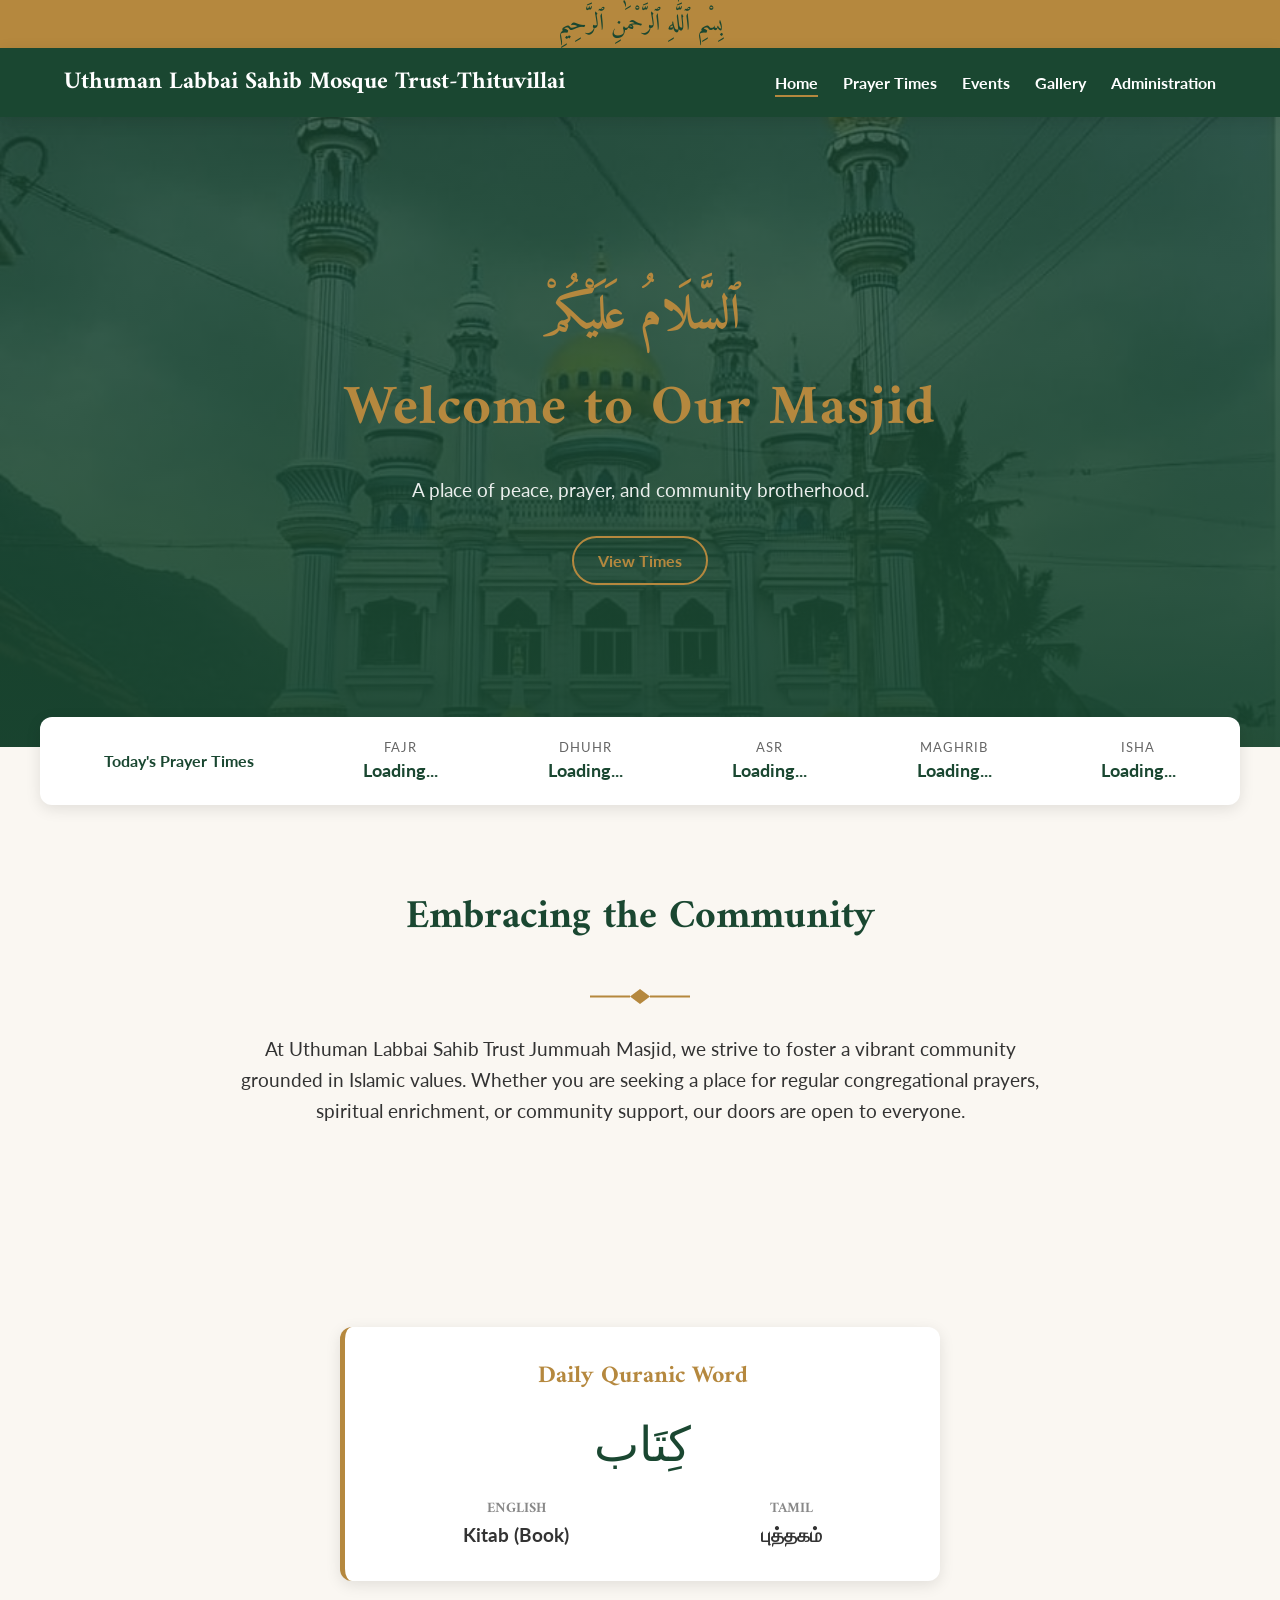
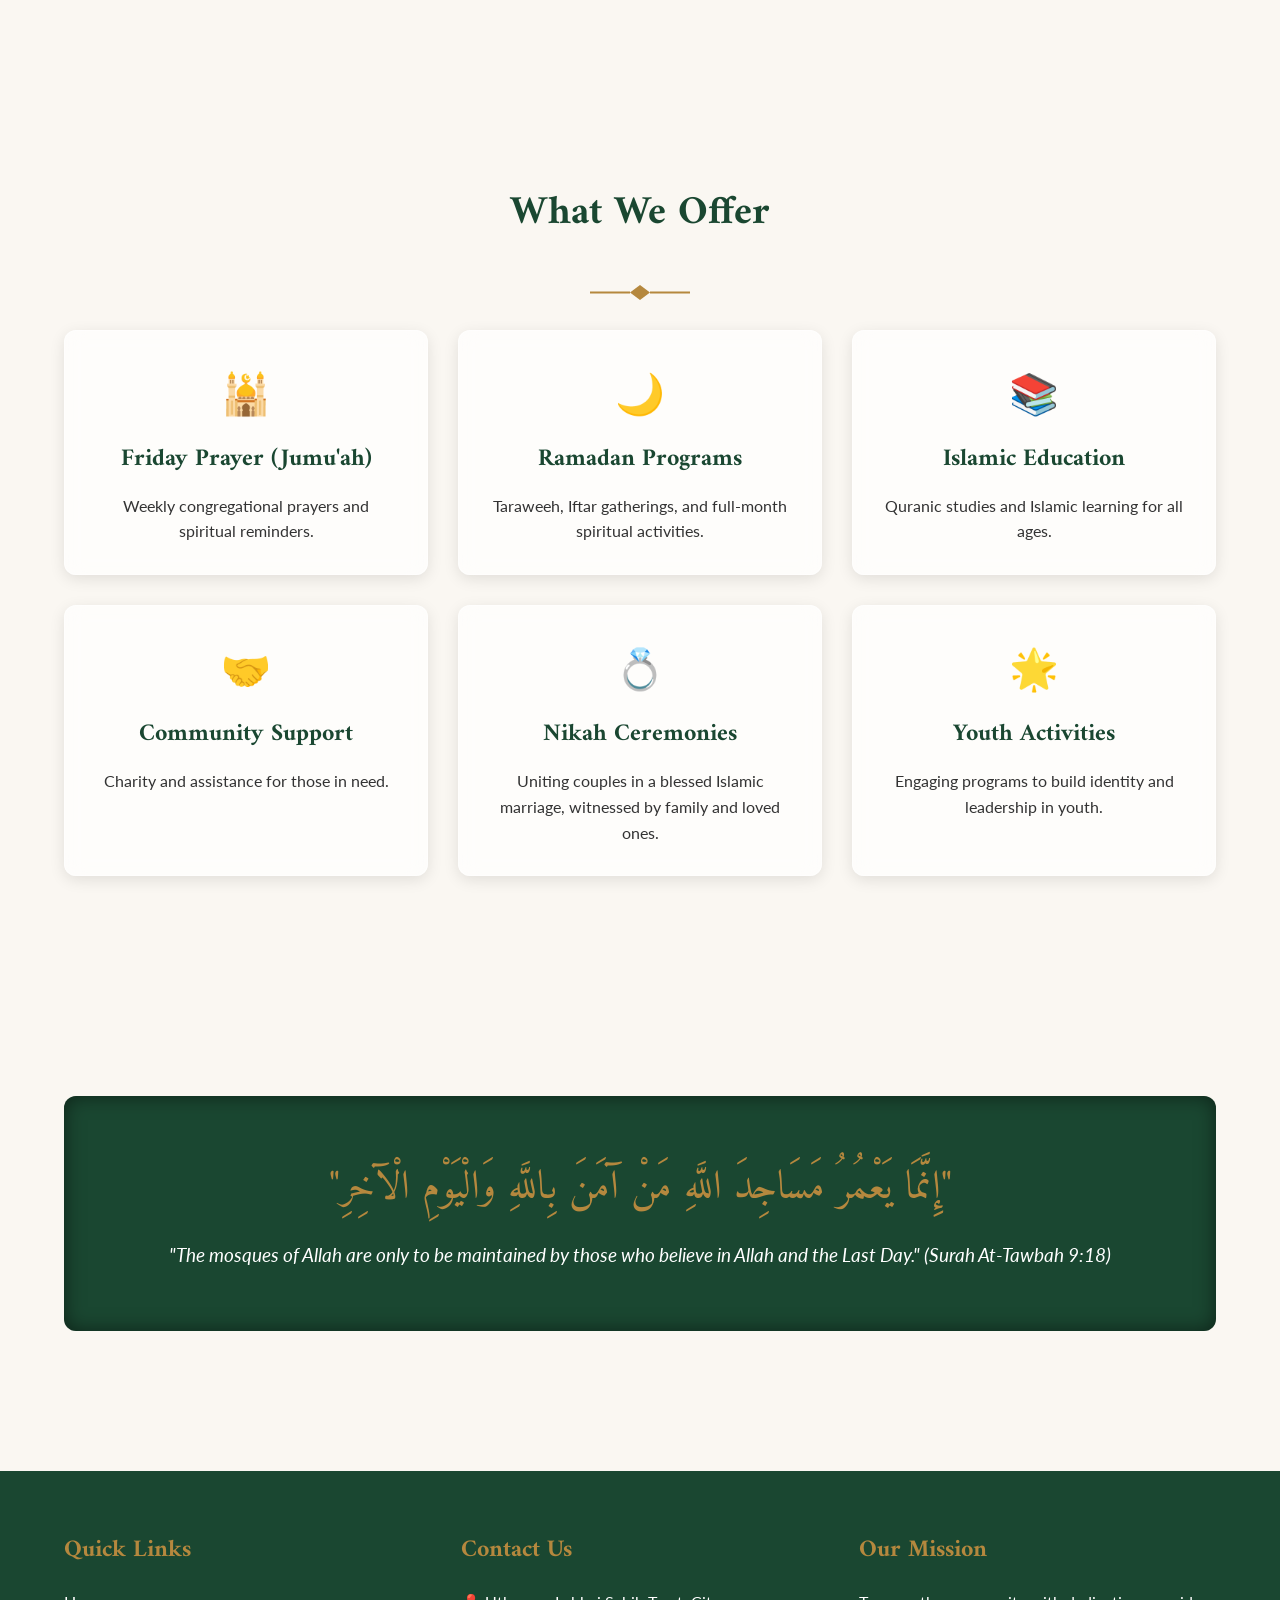
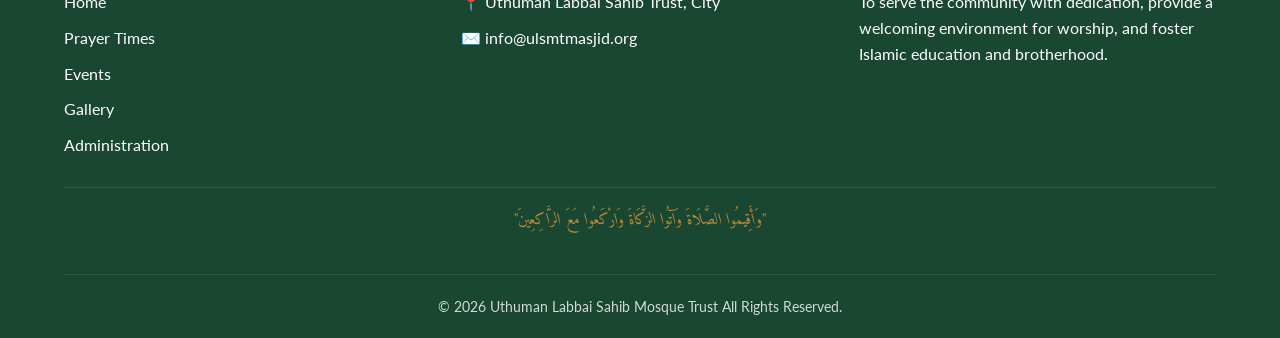
<file: index.html>
<!DOCTYPE html>
<html lang="en">
<head>
    <meta charset="UTF-8">
    <meta name="viewport" content="width=device-width, initial-scale=1.0">
    <title>Home - Uthuman Labbai Sahib Mosque Trust Jummuah Masjid Thituvillai</title>
    <meta name="description" content="Welcome to the Uthuman Labbai Sahib Trust Jummuah Masjid. Join us for prayers, events, and community support in a welcoming Islamic environment.">
    <link rel="stylesheet" href="assets/css/style.css">
</head>
<body>
    <div class="bismillah-banner arabic">بِسْمِ ٱللَّٰهِ ٱلرَّحْمَٰنِ ٱلرَّحِيمِ</div>
    <header>
        <nav class="navbar">
            <a href="index.html" class="logo-area">
                <h1>Uthuman Labbai Sahib Mosque Trust-Thituvillai</h1>
            </a>
            <div class="hamburger" id="hamburger">☰</div>
            <ul class="nav-links" id="nav-links">
                <li><a href="index.html" class="active">Home</a></li>
                <li><a href="prayer-times.html">Prayer Times</a></li>
                <li><a href="events.html">Events</a></li>
                <li><a href="gallery.html">Gallery</a></li>
                <li><a href="administration.html">Administration</a></li>
            </ul>
        </nav>
    </header>

    <section class="hero" id="home">
        <div class="hero-content">
            <h2 class="arabic-greeting arabic">ٱلسَّلَامُ عَلَيْكُمْ</h2>
            <h1 class="hero-title text-gold">Welcome to Our Masjid</h1>
            <p class="hero-subtitle">A place of peace, prayer, and community brotherhood.</p>
            <div class="hero-buttons">
                <a href="prayer-times.html" class="btn btn-outline">View Times</a>
            </div>
        </div>
    </section>

    <!-- Prayer Strip -->
 <div class="prayer-strip">
    <div class="strip-label">Today's Prayer Times</div>

    <div class="prayer-time-item">
        <span>Fajr</span>
        <strong class="fajr">Loading...</strong>
    </div>

    <div class="prayer-time-item">
        <span>Dhuhr</span>
        <strong class="dhuhr">Loading...</strong>
    </div>

    <div class="prayer-time-item">
        <span>Asr</span>
        <strong class="asr">Loading...</strong>
    </div>

    <div class="prayer-time-item">
        <span>Maghrib</span>
        <strong class="maghrib">Loading...</strong>
    </div>

    <div class="prayer-time-item">
        <span>Isha</span>
        <strong class="isha">Loading...</strong>
    </div>
</div>

    <!-- Welcome Prose -->
    <section>
        <h2 class="section-title">Embracing the Community</h2>
        <div class="ornamental-divider"></div>
        <p class="welcome-prose">
            At Uthuman Labbai Sahib Trust Jummuah Masjid, we strive to foster a vibrant community grounded in Islamic values. Whether you are seeking a place for regular congregational prayers, spiritual enrichment, or community support, our doors are open to everyone.
        </p>
    </section>

    <!-- 30 Days of Quran Words Widget -->
    <section>
        <div class="quran-widget">
            <h2 class="text-gold arabic" style="margin-bottom: 10px;">Daily Quranic Word</h2>
            <div class="word-arabic" id="word-arabic">...</div>
            <div class="word-details">
                <div class="lang-item">
                    <h4>English</h4>
                    <p id="word-english">...</p>
                </div>
                <div class="lang-item">
                    <h4>Tamil</h4>
                    <p id="word-tamil">...</p>
                </div>
            </div>
        </div>
    </section>

    <!-- What We Offer -->
    <section>
        <h2 class="section-title">What We Offer</h2>
        <div class="ornamental-divider"></div>
        <div class="grid-cards">
            <div class="glass-card">
                <div class="icon">🕌</div>
                <h3>Friday Prayer (Jumu'ah)</h3>
                <p>Weekly congregational prayers and spiritual reminders.</p>
            </div>
            <div class="glass-card">
                <div class="icon">🌙</div>
                <h3>Ramadan Programs</h3>
                <p>Taraweeh, Iftar gatherings, and full-month spiritual activities.</p>
            </div>
            <div class="glass-card">
                <div class="icon">📚</div>
                <h3>Islamic Education</h3>
                <p>Quranic studies and Islamic learning for all ages.</p>
            </div>
            <div class="glass-card">
                <div class="icon">🤝</div>
                <h3>Community Support</h3>
                <p>Charity and assistance for those in need.</p>
            </div>
            <div class="glass-card">
                <div class="icon">💍</div>
                <h3>Nikah Ceremonies</h3>
                <p>Uniting couples in a blessed Islamic marriage, witnessed by family and loved ones.</p>
            </div>
            <div class="glass-card">
                <div class="icon">🌟</div>
                <h3>Youth Activities</h3>
                <p>Engaging programs to build identity and leadership in youth.</p>
            </div>
        </div>
    </section>

    <!-- Quranic Banner -->
    <section>
        <div class="quran-banner">
            <div class="arabic-verse arabic">"إِنَّمَا يَعْمُرُ مَسَاجِدَ اللَّهِ مَنْ آمَنَ بِاللَّهِ وَالْيَوْمِ الْآخِرِ"</div>
            <p class="translation">"The mosques of Allah are only to be maintained by those who believe in Allah and the Last Day." (Surah At-Tawbah 9:18)</p>
        </div>
    </section>

    <footer>
        <div class="footer-grid">
            <div class="footer-section">
                <h3>Quick Links</h3>
                <ul>
                    <li><a href="index.html">Home</a></li>
                    <li><a href="prayer-times.html">Prayer Times</a></li>
                    <li><a href="events.html">Events</a></li>
                    <li><a href="gallery.html">Gallery</a></li>
                    <li><a href="administration.html">Administration</a></li>
                </ul>
            </div>
            <div class="footer-section">
                <h3>Contact Us</h3>
                <ul>
                    <li>📍 Uthuman Labbai Sahib Trust, City</li>
            
                    <li>✉️ info@ulsmtmasjid.org</li>
                </ul>
            </div>
            <div class="footer-section">
                <h3>Our Mission</h3>
                <p>To serve the community with dedication, provide a welcoming environment for worship, and foster Islamic education and brotherhood.</p>
            </div>
        </div>
        <div class="footer-quote arabic">
            "وَأَقِيمُوا الصَّلَاةَ وَآتُوا الزَّكَاةَ وَارْكَعُوا مَعَ الرَّاكِعِينَ"
        </div>
        <div class="footer-bottom">
            <p>&copy; 2026 Uthuman Labbai Sahib Mosque Trust  All Rights Reserved.</p>
        </div>
    </footer>

<script>
async function loadPrayerTimes() {
    try {
        const response = await fetch("https://api.aladhan.com/v1/timingsByCity?city=Nagercoil&country=India&method=1");
        const data = await response.json();

        const timings = data.data.timings;

        // 🔥 Convert 24h → 12h format
        const formatTime = (time) => {
            let [hour, minute] = time.split(":");
            hour = parseInt(hour);

            const ampm = hour >= 12 ? "PM" : "AM";
            hour = hour % 12 || 12;

            return `${hour}:${minute} ${ampm}`;
        };

        // 🔥 Safe setter
        const setTime = (cls, value) => {
            const el = document.querySelector("." + cls);
            if (el) {
                el.innerText = formatTime(value);
            }
        };

        setTime("fajr", timings.Fajr);
        setTime("dhuhr", timings.Dhuhr);
        setTime("asr", timings.Asr);
        setTime("maghrib", timings.Maghrib);
        setTime("isha", timings.Isha);

        console.log("Prayer times loaded ✅");

    } catch (error) {
        console.error("Error fetching prayer times:", error);
    }
}

loadPrayerTimes();
</script>

    <script src="assets/js/script.js"></script>
</body>
</html>
</file>
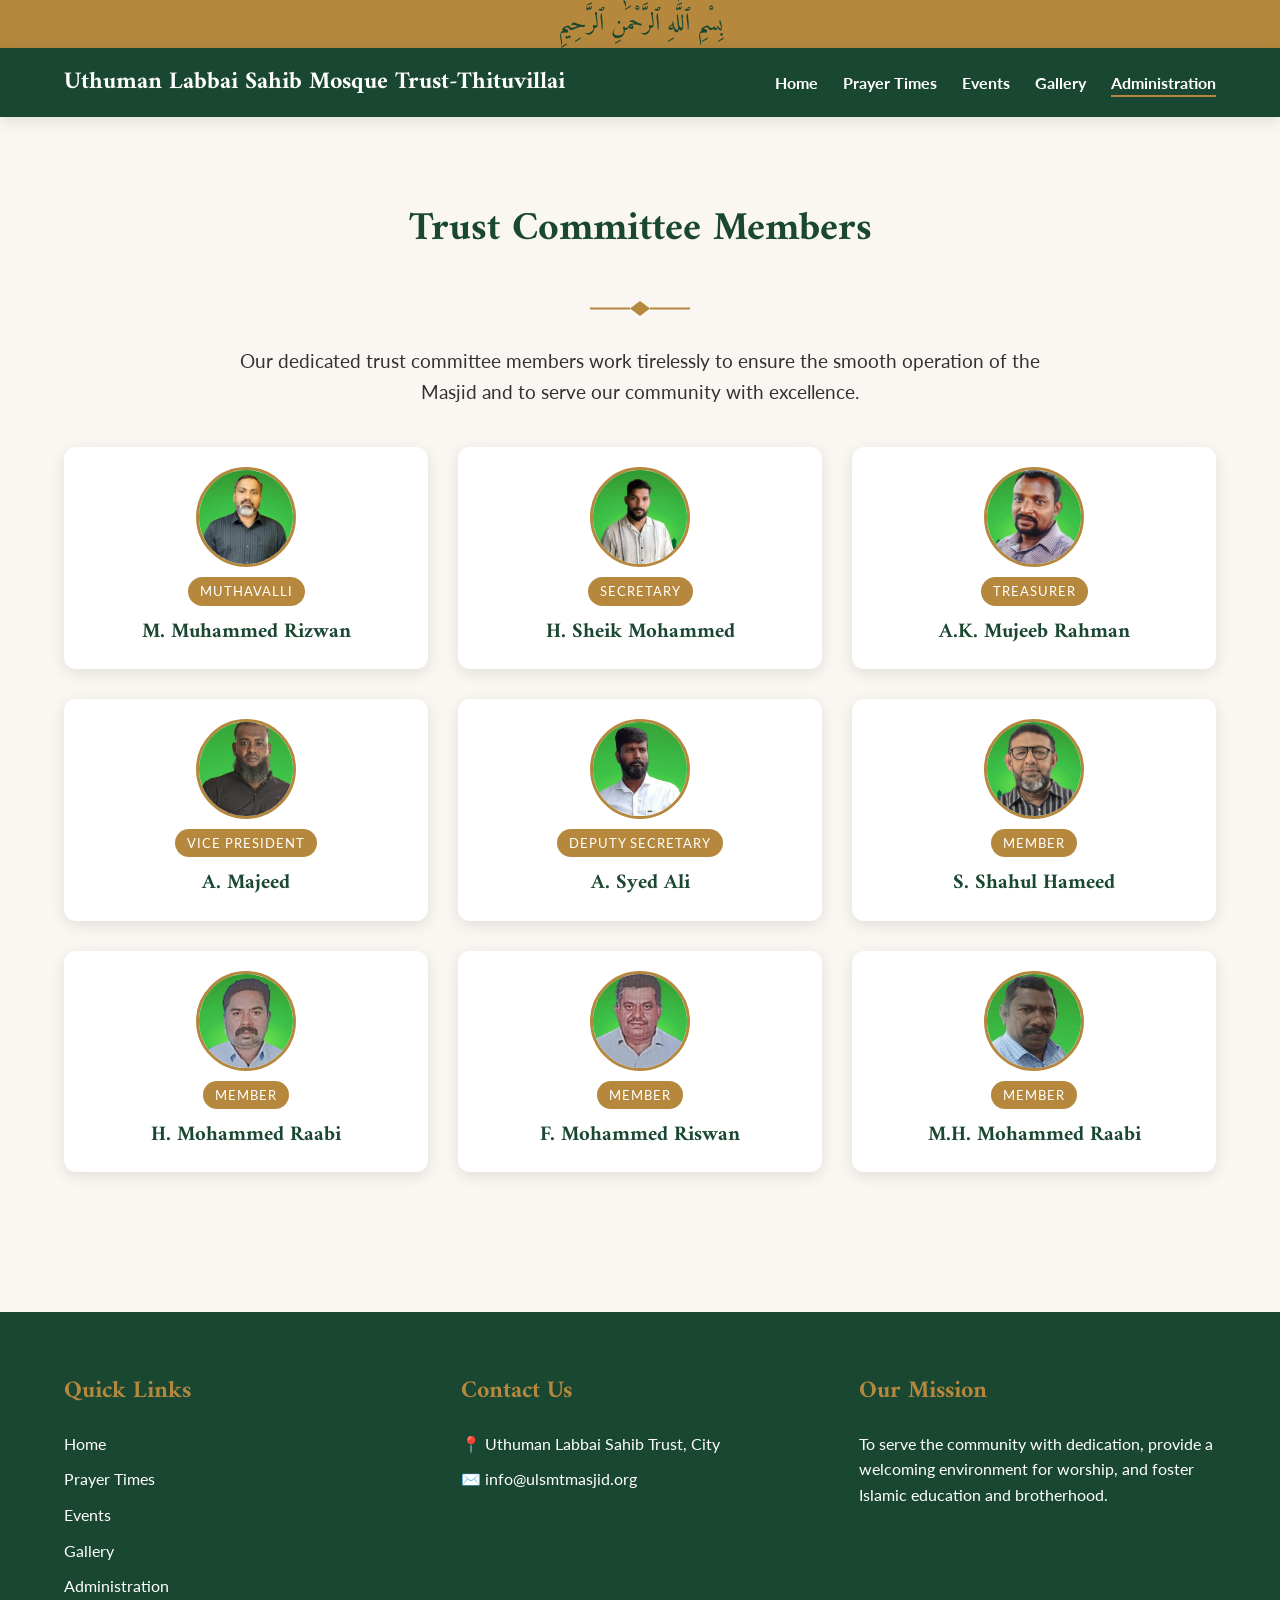
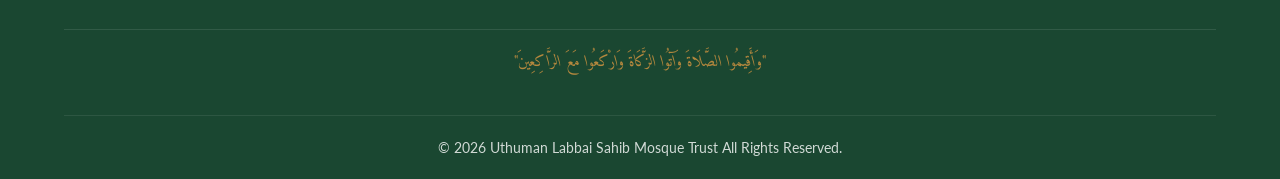
<file: administration.html>
<!DOCTYPE html> 
<html lang="en">
<head>
    <meta charset="UTF-8">
    <meta name="viewport" content="width=device-width, initial-scale=1.0">
    <title>Administration - Uthuman Labbai Sahib Mosque Trust</title>
    <meta name="description" content="Meet the trust committee members of the Uthuman Labbai Sahib Trust Jummuah Masjid.">
    <link rel="stylesheet" href="assets/css/style.css">
</head>
<body>
    <div class="bismillah-banner arabic">بِسْمِ ٱللَّٰهِ ٱلرَّحْمَٰنِ ٱلرَّحِيمِ</div>

    <header>
        <nav class="navbar">
            <a href="index.html" class="logo-area">
                <h1>Uthuman Labbai Sahib Mosque Trust-Thituvillai</h1>
            </a>
            <div class="hamburger" id="hamburger">☰</div>
            <ul class="nav-links" id="nav-links">
                <li><a href="index.html">Home</a></li>
                <li><a href="prayer-times.html">Prayer Times</a></li>
                <li><a href="events.html">Events</a></li>
                <li><a href="gallery.html">Gallery</a></li>
                <li><a href="administration.html" class="active">Administration</a></li>
            </ul>
        </nav>
    </header>

    <section>
        <h2 class="section-title">Trust Committee Members</h2>
        <div class="ornamental-divider"></div>
        
        <p class="welcome-prose" style="margin-bottom: 40px;">
            Our dedicated trust committee members work tirelessly to ensure the smooth operation of the Masjid and to serve our community with excellence.
        </p>

   <div class="grid-cards">

    <!-- Admin 1 -->
    <div class="admin-card">
        <img src="assets/img/riswan.jpg" class="admin-img" alt="Rizwan" onerror="showFallback(this)">
        <div class="avatar-fallback">MR</div>
        <div class="role-badge">Muthavalli</div>
        <h3>M. Muhammed Rizwan</h3>
    </div>
    
    <!-- Admin 2 -->
    <div class="admin-card">
        <img src="assets/img/sheik.jpg" class="admin-img" alt="Sheik Mohammed" onerror="showFallback(this)">
        <div class="avatar-fallback">SM</div>
        <div class="role-badge">Secretary</div>
        <h3>H. Sheik Mohammed</h3>
    </div>

    <!-- Admin 3 -->
    <div class="admin-card">
        <img src="assets/img/mujeeb.jpg" class="admin-img" alt="Mujeeb Rahman" onerror="showFallback(this)">
        <div class="avatar-fallback">MR</div>
        <div class="role-badge">Treasurer</div>
        <h3>A.K. Mujeeb Rahman</h3>
    </div>

    <!-- Admin 4 -->
    <div class="admin-card">
        <img src="assets/img/majeed.jpg" class="admin-img" alt="Majeed" onerror="showFallback(this)">
        <div class="avatar-fallback">AM</div>
        <div class="role-badge">Vice President</div>
        <h3>A. Majeed</h3>
    </div>

    <!-- Admin 5 -->
    <div class="admin-card">
        <img src="assets/img/syedali.jpg" class="admin-img" alt="Seedu Ali" onerror="showFallback(this)">
        <div class="avatar-fallback">SA</div>
        <div class="role-badge">Deputy Secretary</div>
        <h3>A. Syed Ali</h3>
    </div>

    <div class="admin-card">
        <img src="assets/img/shahul.jpg" class="admin-img" onerror="showFallback(this)">
        <div class="avatar-fallback">SH</div>
        <div class="role-badge">Member</div>
        <h3>S. Shahul Hameed</h3>
    </div>

    <div class="admin-card">
        <img src="assets/img/hrabi.jpg" class="admin-img" onerror="showFallback(this)">
        <div class="avatar-fallback">HR</div>
        <div class="role-badge">Member</div>
        <h3>H. Mohammed Raabi</h3>
    </div>

    <div class="admin-card">
        <img src="assets/img/friswan.jpg" class="admin-img" onerror="showFallback(this)">
        <div class="avatar-fallback">FR</div>
        <div class="role-badge">Member</div>
        <h3>F. Mohammed Riswan</h3>
    </div>

    <div class="admin-card">
        <img src="assets/img/mhrabi.jpg" class="admin-img" onerror="showFallback(this)">
        <div class="avatar-fallback">MR</div>
        <div class="role-badge">Member</div>
        <h3>M.H. Mohammed Raabi</h3>
    </div>

</div>
    </section>

    <footer>
        <div class="footer-grid">
            <div class="footer-section">
                <h3>Quick Links</h3>
                <ul>
                    <li><a href="index.html">Home</a></li>
                    <li><a href="prayer-times.html">Prayer Times</a></li>
                    <li><a href="events.html">Events</a></li>
                    <li><a href="gallery.html">Gallery</a></li>
                    <li><a href="administration.html">Administration</a></li>
                </ul>
            </div>
            <div class="footer-section">
                <h3>Contact Us</h3>
                <ul>
                    <li>📍 Uthuman Labbai Sahib Trust, City</li>
                    <li>✉️ info@ulsmtmasjid.org</li>
                </ul>
            </div>
            <div class="footer-section">
                <h3>Our Mission</h3>
                <p>To serve the community with dedication, provide a welcoming environment for worship, and foster Islamic education and brotherhood.</p>
            </div>
        </div>

        <div class="footer-quote arabic">
            "وَأَقِيمُوا الصَّلَاةَ وَآتُوا الزَّكَاةَ وَارْكَعُوا مَعَ الرَّاكِعِينَ"
        </div>

        <div class="footer-bottom">
            <p>&copy; 2026 Uthuman Labbai Sahib Mosque Trust All Rights Reserved.</p>
        </div>
    </footer>

    <script>
        function showFallback(img){
            img.style.display = "none";
        }
   
    </script>

    <script src="assets/js/script.js"></script>
</body>
</html>
</file>
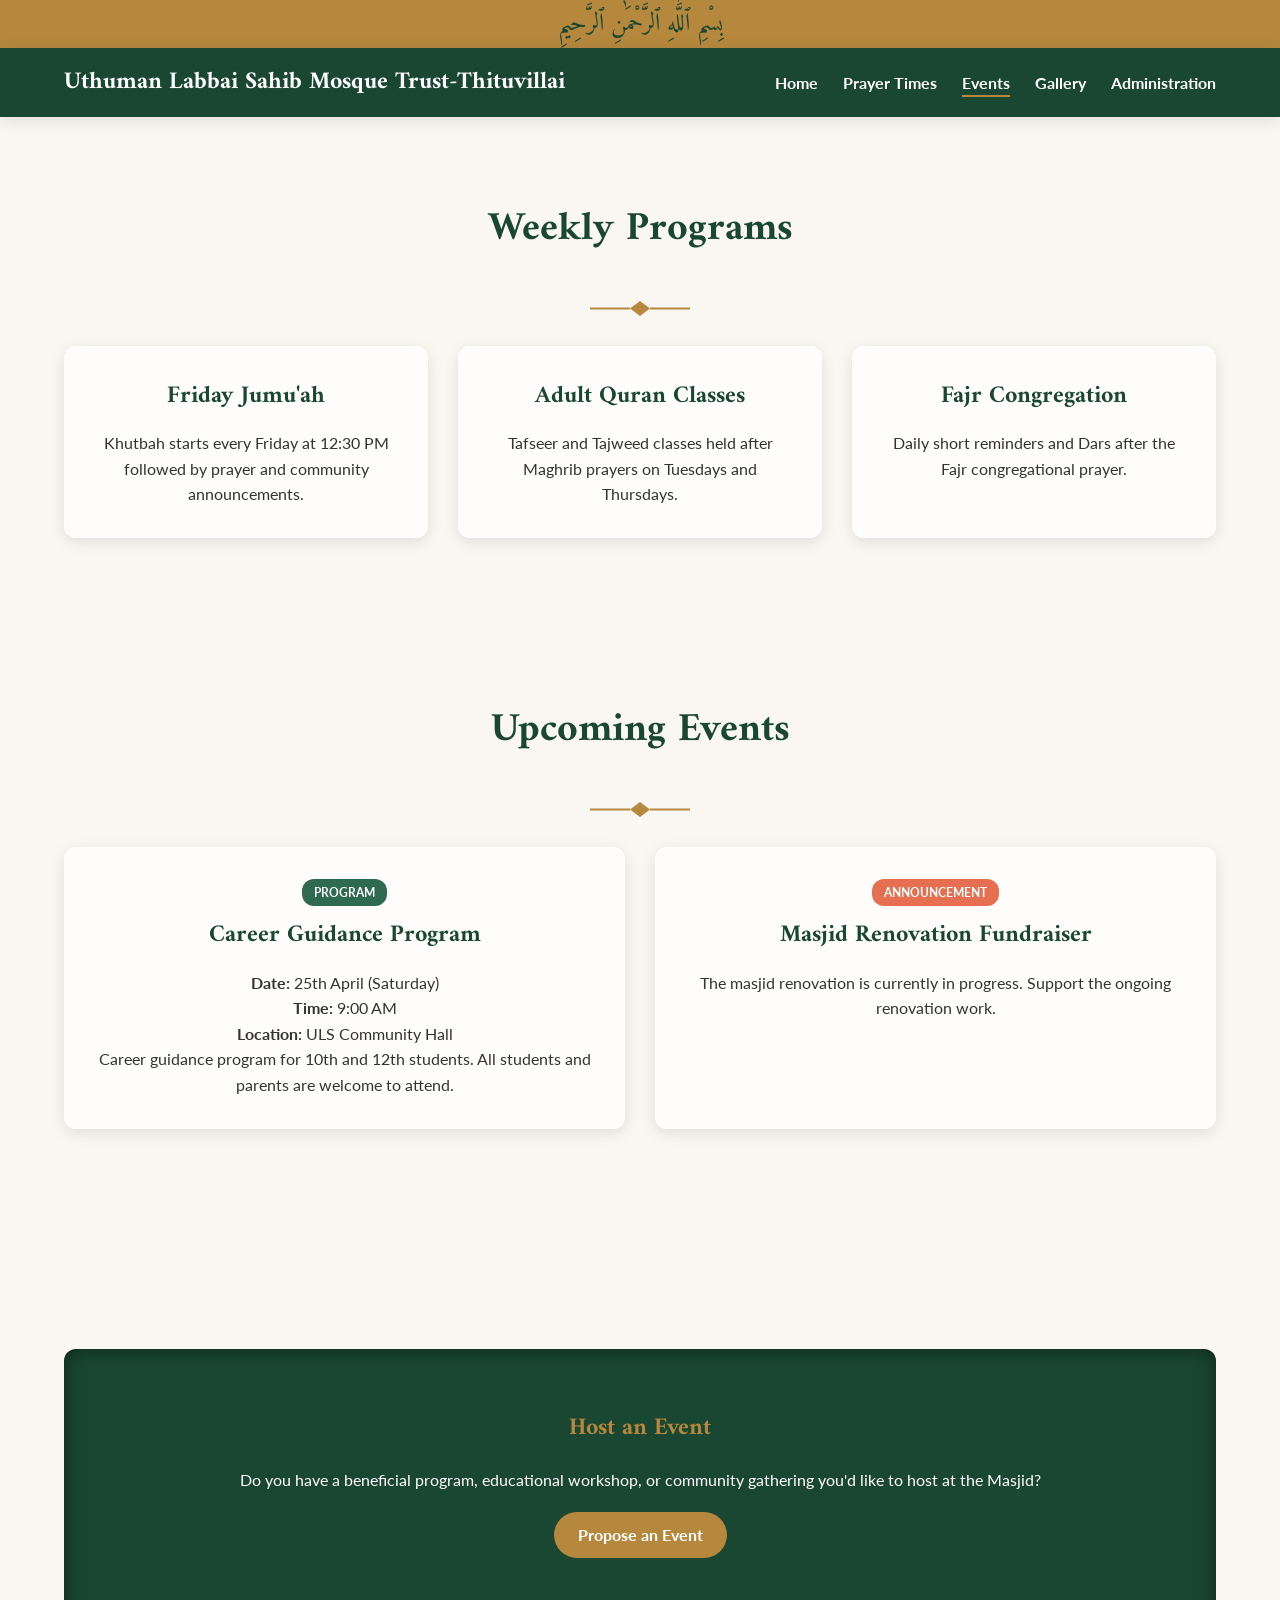
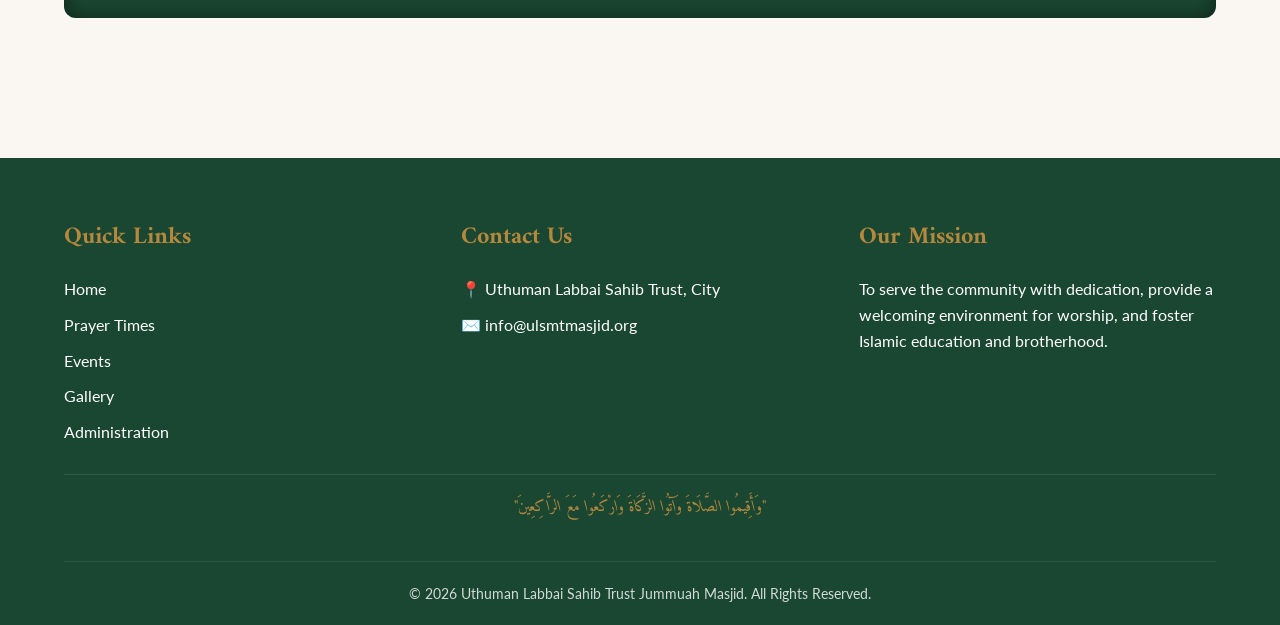
<file: events.html>
<!DOCTYPE html>
<html lang="en">
<head>
    <meta charset="UTF-8">
    <meta name="viewport" content="width=device-width, initial-scale=1.0">
    <title>Events - Uthuman Labbai Sahib Trust</title>
    <meta name="description" content="Join our upcoming events and weekly programs at the Uthuman Labbai Sahib Trust Jummuah Masjid.">
    <link rel="stylesheet" href="assets/css/style.css">
</head>
<body>
    <div class="bismillah-banner arabic">بِسْمِ ٱللَّٰهِ ٱلرَّحْمَٰنِ ٱلرَّحِيمِ</div>
    <header>
        <nav class="navbar">
            <a href="index.html" class="logo-area">
                <h1>Uthuman Labbai Sahib Mosque Trust-Thituvillai</h1>
            </a>
            <div class="hamburger" id="hamburger">☰</div>
            <ul class="nav-links" id="nav-links">
                <li><a href="index.html">Home</a></li>
                <li><a href="prayer-times.html">Prayer Times</a></li>
                <li><a href="events.html" class="active">Events</a></li>
                <li><a href="gallery.html">Gallery</a></li>
                <li><a href="administration.html">Administration</a></li>
            </ul>
        </nav>
    </header>

    <section>
        <h2 class="section-title">Weekly Programs</h2>
        <div class="ornamental-divider"></div>
        <div class="grid-cards">
            <div class="glass-card">
                <h3>Friday Jumu'ah</h3>
                <p>Khutbah starts every Friday at 12:30 PM followed by prayer and community announcements.</p>
            </div>
            <div class="glass-card">
                <h3>Adult Quran Classes</h3>
                <p>Tafseer and Tajweed classes held after Maghrib prayers on Tuesdays and Thursdays.</p>
            </div>
            <div class="glass-card">
                <h3>Fajr Congregation</h3>
                <p>Daily short reminders and Dars after the Fajr congregational prayer.</p>
            </div>
        </div>
    </section>

<section>
    <h2 class="section-title">Upcoming Events</h2>
    <div class="ornamental-divider"></div>

    <div class="grid-cards">

        <!-- Event 1 -->
        <div class="glass-card">
            <span class="tag tag-program">Program</span>
            <h3>Career Guidance Program</h3>
            <p><strong>Date:</strong> 25th April (Saturday)</p>
            <p><strong>Time:</strong> 9:00 AM</p>
            <p><strong>Location:</strong> ULS Community Hall</p>
            <p>Career guidance program for 10th and 12th students. All students and parents are welcome to attend.</p>
        </div>

        <!-- Event 2 -->
        <div class="glass-card">
            <span class="tag tag-announcement">Announcement</span>
            <h3>Masjid Renovation Fundraiser</h3>
            <p>The masjid renovation is currently in progress. Support the ongoing renovation work.</p>        </div>

    </div>
</section>

    <section>
        <div class="quran-banner" style="text-align: center;">
            <h2 class="text-gold">Host an Event</h2>
            <p style="color:white; margin: 20px 0;">Do you have a beneficial program, educational workshop, or community gathering you'd like to host at the Masjid?</p>
            <a href="mailto:info@ulsmtmasjid.org" class="btn btn-primary">Propose an Event</a>
        </div>
    </section>

    <footer>
        <div class="footer-grid">
            <div class="footer-section">
                <h3>Quick Links</h3>
                <ul>
                    <li><a href="index.html">Home</a></li>
                    <li><a href="prayer-times.html">Prayer Times</a></li>
                    <li><a href="events.html">Events</a></li>
                    <li><a href="gallery.html">Gallery</a></li>
                    <li><a href="administration.html">Administration</a></li>
                </ul>
            </div>
            <div class="footer-section">
                <h3>Contact Us</h3>
                <ul>
                    <li>📍 Uthuman Labbai Sahib Trust, City</li>
                    <li>✉️ info@ulsmtmasjid.org</li>
                </ul>
            </div>
            <div class="footer-section">
                <h3>Our Mission</h3>
                <p>To serve the community with dedication, provide a welcoming environment for worship, and foster Islamic education and brotherhood.</p>
            </div>
        </div>
        <div class="footer-quote arabic">
            "وَأَقِيمُوا الصَّلَاةَ وَآتُوا الزَّكَاةَ وَارْكَعُوا مَعَ الرَّاكِعِينَ"
        </div>
        <div class="footer-bottom">
            <p>&copy; 2026 Uthuman Labbai Sahib Trust Jummuah Masjid. All Rights Reserved.</p>
        </div>
    </footer>

    <script src="assets/js/script.js"></script>
</body>
</html>
</file>
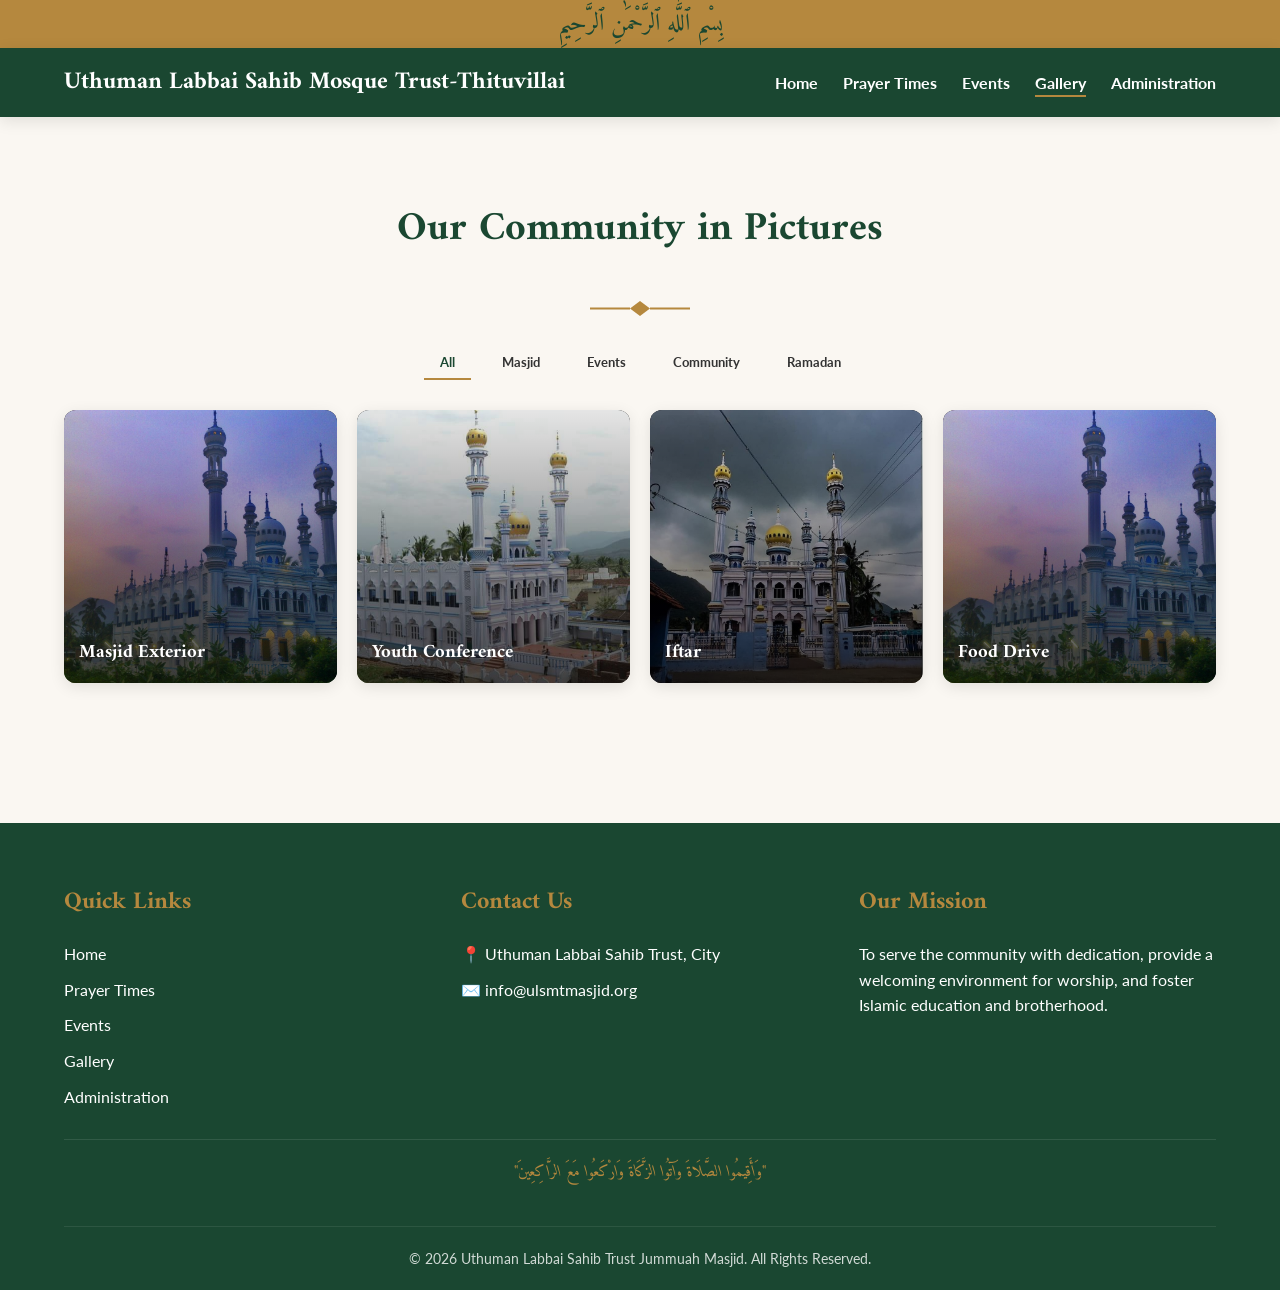
<file: gallery.html>
<!DOCTYPE html>
<html lang="en">
<head>
    <meta charset="UTF-8">
    <meta name="viewport" content="width=device-width, initial-scale=1.0">
    <title>Gallery - Uthuman Labbai Sahib Trust</title>
    <meta name="description" content="View photos of our Masjid, events, and community gatherings.">
    <link rel="stylesheet" href="assets/css/style.css">
</head>
<body>
    <div class="bismillah-banner arabic">بِسْمِ ٱللَّٰهِ ٱلرَّحْمَٰنِ ٱلرَّحِيمِ</div>

    <header>
        <nav class="navbar">
            <a href="index.html" class="logo-area">
                <h1>Uthuman Labbai Sahib Mosque Trust-Thituvillai</h1>
            </a>
            <div class="hamburger" id="hamburger">☰</div>
            <ul class="nav-links" id="nav-links">
                <li><a href="index.html">Home</a></li>
                <li><a href="prayer-times.html">Prayer Times</a></li>
                <li><a href="events.html">Events</a></li>
                <li><a href="gallery.html" class="active">Gallery</a></li>
                <li><a href="administration.html">Administration</a></li>
            </ul>
        </nav>
    </header>

    <section>
        <h2 class="section-title">Our Community in Pictures</h2>
        <div class="ornamental-divider"></div>
        
        <div class="gallery-filters">
            <button class="filter-btn active" data-filter="all">All</button>
            <button class="filter-btn" data-filter="masjid">Masjid</button>
            <button class="filter-btn" data-filter="events">Events</button>
            <button class="filter-btn" data-filter="community">Community</button>
            <button class="filter-btn" data-filter="ramadan">Ramadan</button>
        </div>

        <!-- ✅ EMPTY GRID (JS WILL FILL) -->
        <div class="gallery-grid" id="gallery-grid"></div>
    </section>

    <!-- Lightbox -->
    <div class="lightbox" id="lightbox">
        <span class="lightbox-close" id="lightbox-close">&times;</span>
        <div class="lightbox-content">
            <div id="lightbox-image"></div>
            <h3 id="lightbox-title">Title</h3>
            <p id="lightbox-desc">Description</p>
        </div>
    </div>

    <footer>
        <div class="footer-grid">
            <div class="footer-section">
                <h3>Quick Links</h3>
                <ul>
                    <li><a href="index.html">Home</a></li>
                    <li><a href="prayer-times.html">Prayer Times</a></li>
                    <li><a href="events.html">Events</a></li>
                    <li><a href="gallery.html">Gallery</a></li>
                    <li><a href="administration.html">Administration</a></li>
                </ul>
            </div>
            <div class="footer-section">
                <h3>Contact Us</h3>
                <ul>
                    <li>📍 Uthuman Labbai Sahib Trust, City</li>
                    <li>✉️ info@ulsmtmasjid.org</li>
                </ul>
            </div>
            <div class="footer-section">
                <h3>Our Mission</h3>
                <p>To serve the community with dedication, provide a welcoming environment for worship, and foster Islamic education and brotherhood.</p>
            </div>
        </div>
        <div class="footer-quote arabic">
            "وَأَقِيمُوا الصَّلَاةَ وَآتُوا الزَّكَاةَ وَارْكَعُوا مَعَ الرَّاكِعِينَ"
        </div>
        <div class="footer-bottom">
            <p>&copy; 2026 Uthuman Labbai Sahib Trust Jummuah Masjid. All Rights Reserved.</p>
        </div>
    </footer>

    <script src="assets/js/script.js"></script>
</body>
</html>
</file>
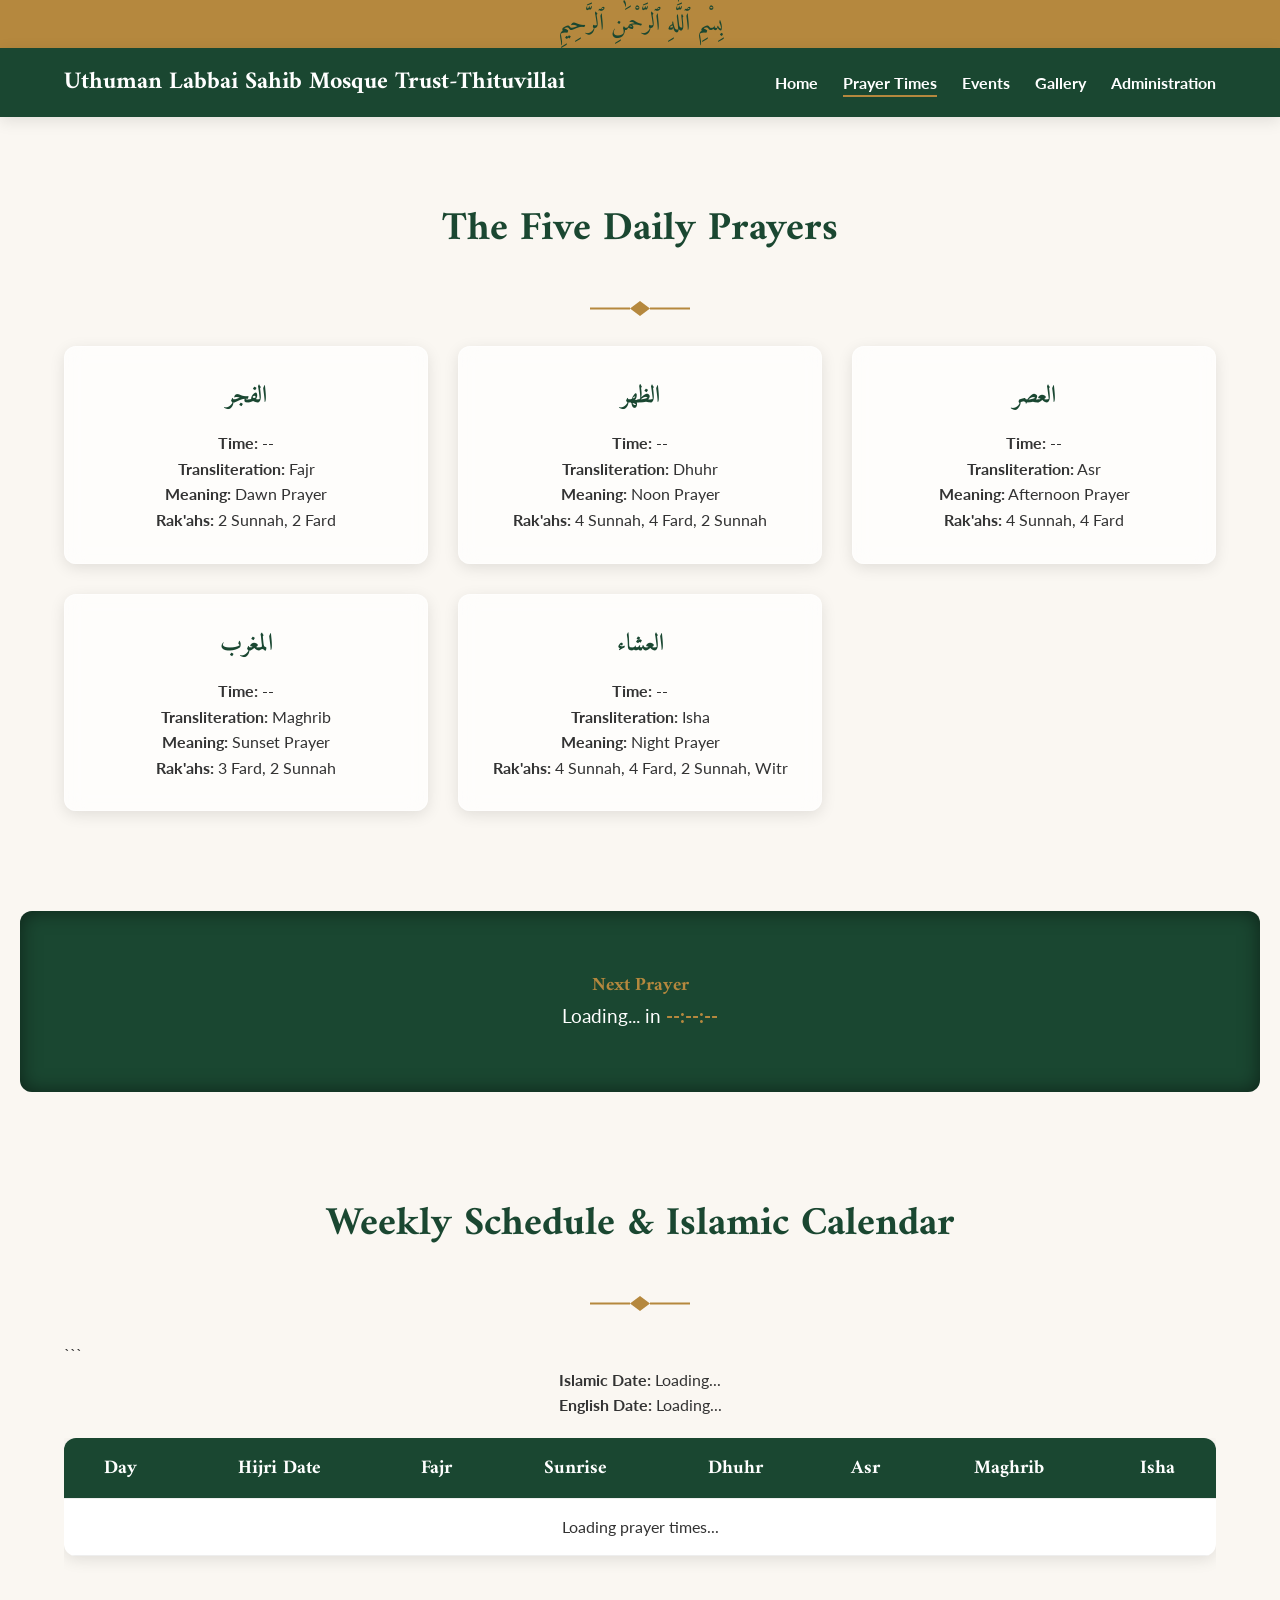
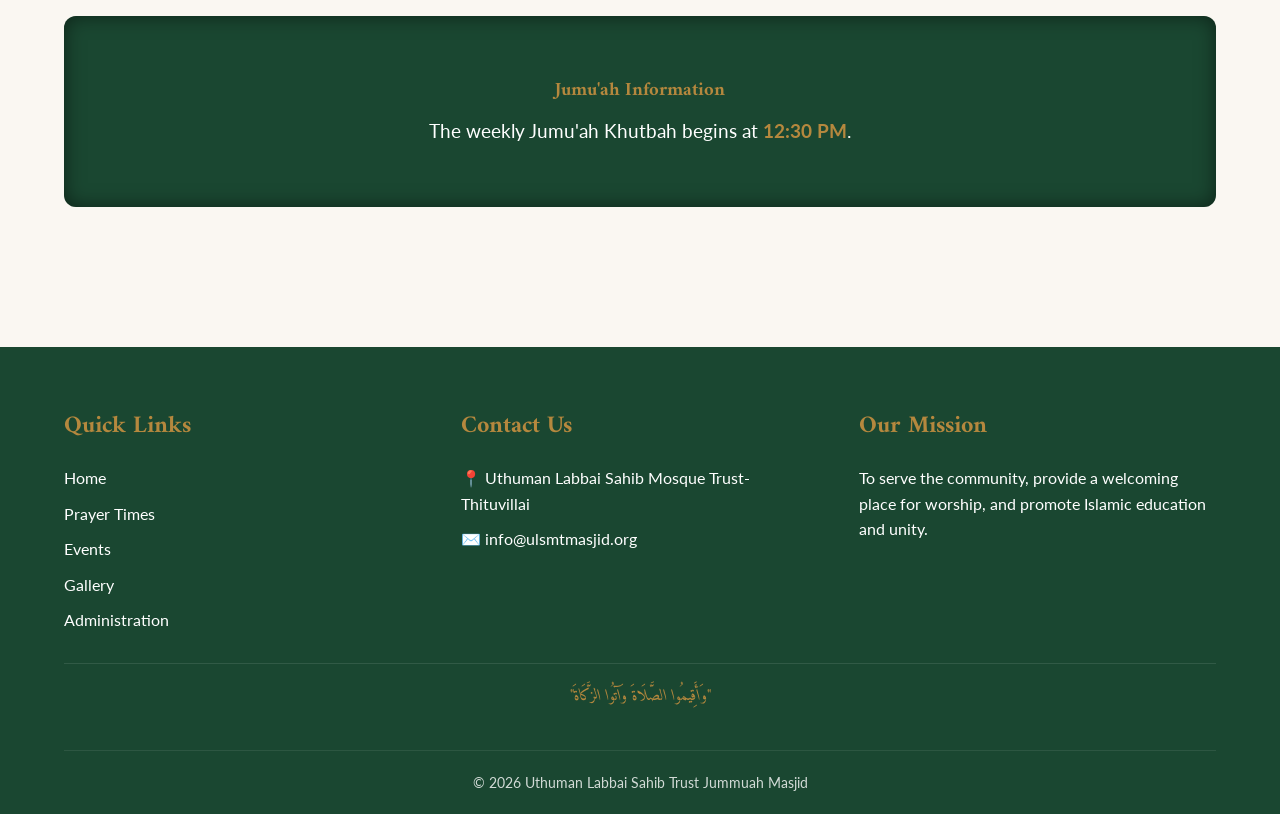
<file: prayer-times.html>
<!DOCTYPE html>

<html lang="en">
<head>
    <meta charset="UTF-8">
    <meta name="viewport" content="width=device-width, initial-scale=1.0">
    <title>Prayer Times - Uthuman Labbai Sahib Mosque Trust-Thituvillai</title>
    <meta name="description" content="View the daily prayer and Jumu'ah schedules for the Uthuman Labbai Sahib Trust Jummuah Masjid.">
    <link rel="stylesheet" href="assets/css/style.css">
</head>
<body>

<div class="bismillah-banner arabic">بِسْمِ ٱللَّٰهِ ٱلرَّحْمَٰنِ ٱلرَّحِيمِ</div>

<header>
    <nav class="navbar">
        <a href="index.html" class="logo-area">
            <h1>Uthuman Labbai Sahib Mosque Trust-Thituvillai</h1>
        </a>
        <div class="hamburger" id="hamburger">☰</div>
        <ul class="nav-links" id="nav-links">
            <li><a href="index.html">Home</a></li>
            <li><a href="prayer-times.html" class="active">Prayer Times</a></li>
            <li><a href="events.html">Events</a></li>
            <li><a href="gallery.html">Gallery</a></li>
            <li><a href="administration.html">Administration</a></li>
        </ul>
    </nav>
</header>

<!-- Five Daily Prayers -->

<section>
    <h2 class="section-title">The Five Daily Prayers</h2>
    <div class="ornamental-divider"></div>
<div class="grid-cards">

    <div class="glass-card">
        <h3 class="arabic">الفجر</h3>
        <p><strong>Time:</strong> <span class="fajr">--</span></p>
        <p><strong>Transliteration:</strong> Fajr</p>
        <p><strong>Meaning:</strong> Dawn Prayer</p>
        <p><strong>Rak'ahs:</strong> 2 Sunnah, 2 Fard</p>
    </div>

    <div class="glass-card">
        <h3 class="arabic">الظهر</h3>
        <p><strong>Time:</strong> <span class="dhuhr">--</span></p>
        <p><strong>Transliteration:</strong> Dhuhr</p>
        <p><strong>Meaning:</strong> Noon Prayer</p>
        <p><strong>Rak'ahs:</strong> 4 Sunnah, 4 Fard, 2 Sunnah</p>
    </div>

    <div class="glass-card">
        <h3 class="arabic">العصر</h3>
        <p><strong>Time:</strong> <span class="asr">--</span></p>
        <p><strong>Transliteration:</strong> Asr</p>
        <p><strong>Meaning:</strong> Afternoon Prayer</p>
        <p><strong>Rak'ahs:</strong> 4 Sunnah, 4 Fard</p>
    </div>

    <div class="glass-card">
        <h3 class="arabic">المغرب</h3>
        <p><strong>Time:</strong> <span class="maghrib">--</span></p>
        <p><strong>Transliteration:</strong> Maghrib</p>
        <p><strong>Meaning:</strong> Sunset Prayer</p>
        <p><strong>Rak'ahs:</strong> 3 Fard, 2 Sunnah</p>
    </div>

    <div class="glass-card">
        <h3 class="arabic">العشاء</h3>
        <p><strong>Time:</strong> <span class="isha">--</span></p>
        <p><strong>Transliteration:</strong> Isha</p>
        <p><strong>Meaning:</strong> Night Prayer</p>
        <p><strong>Rak'ahs:</strong> 4 Sunnah, 4 Fard, 2 Sunnah, Witr</p>
    </div>

</div>

</section>

<!-- ✅ Countdown Added -->

<div class="quran-banner" style="margin: 20px;">
    <h3 class="text-gold">Next Prayer</h3>
    <p style="color:white; font-size: 1.2rem;">
        <span id="next-prayer-name">Loading...</span> in 
        <strong class="text-gold" id="countdown-timer">--:--:--</strong>
    </p>
</div>

<!-- Calendar Section -->

<section>
    <h2 class="section-title">Weekly Schedule & Islamic Calendar</h2>
    <div class="ornamental-divider"></div>

```
<div style="text-align:center; margin-bottom:20px;">
    <p><strong>Islamic Date:</strong> <span id="hijri-date">Loading...</span></p>
    <p><strong>English Date:</strong> <span id="gregorian-date">Loading...</span></p>
</div>

<div style="overflow-x:auto;">
    <table class="schedule-table">
        <thead>
            <tr>
                <th>Day</th>
                <th>Hijri Date</th>
                <th>Fajr</th>
                <th>Sunrise</th>
                <th>Dhuhr</th>
                <th>Asr</th>
                <th>Maghrib</th>
                <th>Isha</th>
            </tr>
        </thead>
        <tbody id="calendar-body">
            <tr>
                <td colspan="8">Loading prayer times...</td>
            </tr>
        </tbody>
    </table>
</div>

<div class="quran-banner" style="margin-top: 20px;">
    <h3 class="text-gold">Jumu'ah Information</h3>
    <p style="color:white; font-size: 1.2rem; margin-top:10px;">
        The weekly Jumu'ah Khutbah begins at 
        <strong class="text-gold">12:30 PM</strong>.
    </p>
</div>
</section>

<!-- Footer -->

<footer>
    <div class="footer-grid">
        <div class="footer-section">
            <h3>Quick Links</h3>
            <ul>
                <li><a href="index.html">Home</a></li>
                <li><a href="prayer-times.html">Prayer Times</a></li>
                <li><a href="events.html">Events</a></li>
                <li><a href="gallery.html">Gallery</a></li>
                <li><a href="administration.html">Administration</a></li>
            </ul>
        </div>
    <div class="footer-section">
        <h3>Contact Us</h3>
        <ul>
            <li>📍 Uthuman Labbai Sahib Mosque Trust- Thituvillai</li>
            <li>✉️ info@ulsmtmasjid.org</li>
        </ul>
    </div>

    <div class="footer-section">
        <h3>Our Mission</h3>
        <p>
            To serve the community, provide a welcoming place for worship,
            and promote Islamic education and unity.
        </p>
    </div>
</div>

<div class="footer-quote arabic">
    "وَأَقِيمُوا الصَّلَاةَ وَآتُوا الزَّكَاةَ"
</div>

<div class="footer-bottom">
    <p>&copy; 2026 Uthuman Labbai Sahib Trust Jummuah Masjid</p>
</div>

</footer>

<!-- JS -->

<script>
async function loadPrayerTimes() {
    try {
        const todayDate = new Date();
        const month = todayDate.getMonth() + 1;
        const year = todayDate.getFullYear();

        const response = await fetch(
            `https://api.aladhan.com/v1/calendarByCity?city=Nagercoil&country=India&method=1&month=${month}&year=${year}`
        );

        const result = await response.json();
        const data = result.data;

        const todayIndex = todayDate.getDate() - 1;
        const today = data[todayIndex];

        // Dates
        document.getElementById("hijri-date").innerText =
            `${today.date.hijri.day} ${today.date.hijri.month.en} ${today.date.hijri.year} AH`;

        document.getElementById("gregorian-date").innerText =
            `${today.date.gregorian.weekday.en}, ${today.date.gregorian.date}`;

        // Format time
        const formatTime = (time) => {
            let [hour, minute] = time.split(":");
            hour = parseInt(hour);
            const ampm = hour >= 12 ? "PM" : "AM";
            hour = hour % 12 || 12;
            return `${hour}:${minute} ${ampm}`;
        };

        document.querySelector(".fajr").innerText = formatTime(today.timings.Fajr);
        document.querySelector(".dhuhr").innerText = formatTime(today.timings.Dhuhr);
        document.querySelector(".asr").innerText = formatTime(today.timings.Asr);
        document.querySelector(".maghrib").innerText = formatTime(today.timings.Maghrib);
        document.querySelector(".isha").innerText = formatTime(today.timings.Isha);

        const tbody = document.getElementById("calendar-body");
        tbody.innerHTML = "";

        // 7 days
        for (let i = 0; i < 7; i++) {
            const day = data[todayIndex + i];
            if (!day) break;

            const row = document.createElement("tr");

            if (day.date.gregorian.weekday.en === "Friday") {
                row.classList.add("highlight");
            }

            row.innerHTML = `
                <td>${day.date.gregorian.weekday.en}</td>
                <td>${day.date.hijri.day} ${day.date.hijri.month.en}</td>
                <td>${formatTime(day.timings.Fajr)}</td>
                <td>${formatTime(day.timings.Sunrise)}</td>
                <td>${formatTime(day.timings.Dhuhr)}</td>
                <td>${formatTime(day.timings.Asr)}</td>
                <td>${formatTime(day.timings.Maghrib)}</td>
                <td>${formatTime(day.timings.Isha)}</td>
            `;

            tbody.appendChild(row);
        }

        // ✅ Countdown Logic
        const prayers = [
            { name: "Fajr", time: today.timings.Fajr },
            { name: "Dhuhr", time: today.timings.Dhuhr },
            { name: "Asr", time: today.timings.Asr },
            { name: "Maghrib", time: today.timings.Maghrib },
            { name: "Isha", time: today.timings.Isha }
        ];

        function getNextPrayer() {
            const now = new Date();

            for (let p of prayers) {
                let [h, m] = p.time.split(":");
                let t = new Date();
                t.setHours(parseInt(h), parseInt(m), 0);

                if (t > now) return { name: p.name, time: t };
            }

            let [h, m] = prayers[0].time.split(":");
            let t = new Date();
            t.setDate(t.getDate() + 1);
            t.setHours(parseInt(h), parseInt(m), 0);

            return { name: "Fajr", time: t };
        }

        function updateCountdown() {
            const next = getNextPrayer();
            const now = new Date();

            const diff = next.time - now;

            const h = Math.floor(diff / (1000 * 60 * 60));
            const m = Math.floor((diff / (1000 * 60)) % 60);
            const s = Math.floor((diff / 1000) % 60);

            document.getElementById("next-prayer-name").innerText = next.name;
            document.getElementById("countdown-timer").innerText =
                `${h.toString().padStart(2,"0")}:${m.toString().padStart(2,"0")}:${s.toString().padStart(2,"0")}`;
        }

        setInterval(updateCountdown, 1000);

    } catch (error) {
        console.error("Error loading prayer times:", error);
    }
}

loadPrayerTimes();
</script>

</body>
</html>
</file>
<file: assets/css/style.css>
@import url('https://fonts.googleapis.com/css2?family=Amiri:ital,wght@0,400;0,700;1,400;1,700&family=Lato:wght@300;400;700;900&display=swap');

:root {
    --deep-green: #1a4731;
    --mid-green: #2d6a4f;
    --warm-gold: #b5883e;
    --cream-bg: #faf7f2;
    --white: #ffffff;
    --text-dark: #333333;
    --text-light: #f4f4f4;
    --shadow: 0 4px 15px rgba(0, 0, 0, 0.1);
    --border-radius: 12px;
    --transition: all 0.3s ease;
}

* {
    margin: 0;
    padding: 0;
    box-sizing: border-box;
}

body {
    font-family: 'Lato', sans-serif;
    background-color: var(--cream-bg);
    color: var(--text-dark);
    line-height: 1.6;
    background-image: radial-gradient(var(--warm-gold) 0.5px, transparent 0.5px);
    background-size: 20px 20px;
    background-color: var(--cream-bg);
    background-position: 0 0, 10px 10px;
    background-attachment: fixed;
}

h1, h2, h3, h4, h5, h6, .arabic {
    font-family: 'Amiri', serif;
}

.text-gold { color: var(--warm-gold); }
.text-green { color: var(--deep-green); }

/* Buttons */
.btn {
    display: inline-block;
    padding: 10px 24px;
    border-radius: 25px;
    text-decoration: none;
    font-weight: 700;
    transition: var(--transition);
    cursor: pointer;
    border: none;
}

.btn-primary {
    background-color: var(--warm-gold);
    color: var(--white);
}

.btn-primary:hover {
    background-color: #a37832;
    transform: translateY(-2px);
}

.btn-outline {
    background-color: transparent;
    border: 2px solid var(--warm-gold);
    color: var(--warm-gold);
}

.btn-outline:hover {
    background-color: var(--warm-gold);
    color: var(--white);
}

/* Header */
header {
    background-color: var(--deep-green);
    color: var(--white);
    position: sticky;
    top: 0;
    z-index: 1000;
    box-shadow: var(--shadow);
}

.bismillah-banner {
    background-color: var(--warm-gold);
    color: var(--deep-green);
    text-align: center;
    padding: 5px 0;
    font-size: 1.5rem;
}

.navbar {
    display: flex;
    justify-content: space-between;
    align-items: center;
    padding: 15px 5%;
    max-width: 1400px;
    margin: 0 auto;
}

.logo-area {
    display: flex;
    align-items: center;
    gap: 15px;
    text-decoration: none;
    color: var(--white);
}

.logo-area img {
    height: 50px;
}

.logo-area h1 {
    font-size: 1.5rem;
    margin: 0;
}

.nav-links {
    list-style: none;
    display: flex;
    gap: 25px;
}

.nav-links li a {
    color: var(--white);
    text-decoration: none;
    font-weight: 700;
    transition: var(--transition);
    position: relative;
}

.nav-links li a::after {
    content: '';
    position: absolute;
    bottom: -5px;
    left: 0;
    width: 0;
    height: 2px;
    background-color: var(--warm-gold);
    transition: var(--transition);
}

.nav-links li a:hover::after, .nav-links li a.active::after {
    width: 100%;
}

.nav-links li a:hover {
    color: var(--warm-gold);
}

.hamburger {
    display: none;
    cursor: pointer;
    font-size: 1.5rem;
    color: var(--white);
}

/* Hero Section */
.hero {
    position: relative;
    height: 70vh;
    min-height: 500px;
    background-image: url('../img/masjid_bg.png');
    background-size: cover;
    background-position: center;
    display: flex;
    align-items: center;
    justify-content: center;
    text-align: center;
    color: var(--white);
}

.hero::before {
    content: '';
    position: absolute;
    top: 0;
    left: 0;
    width: 100%;
    height: 100%;
    background: linear-gradient(rgba(26, 71, 49, 0.8), rgba(26, 71, 49, 0.95));
}

.hero-content {
    position: relative;
    z-index: 1;
    max-width: 800px;
    padding: 0 20px;
}

.arabic-greeting {
    font-size: 3rem;
    color: var(--warm-gold);
    margin-bottom: 10px;
}

.hero-title {
    font-size: 3.5rem;
    margin-bottom: 20px;
    letter-spacing: 1px;
}

.hero-subtitle {
    font-size: 1.2rem;
    margin-bottom: 30px;
    opacity: 0.9;
}

.hero-buttons {
    display: flex;
    gap: 15px;
    justify-content: center;
}

/* Strips & Banners */
.prayer-strip {
    background-color: var(--white);
    box-shadow: var(--shadow);
    display: flex;
    justify-content: space-between;
    align-items: center;
    padding: 20px 5%;
    flex-wrap: wrap;
    gap: 15px;
    position: relative;
    z-index: 10;
    margin-top: -30px;
    border-radius: var(--border-radius);
    max-width: 1200px;
    margin-left: auto;
    margin-right: auto;
}

.strip-label {
    color: var(--deep-green);
    font-weight: 700;
}

.prayer-time-item {
    display: flex;
    flex-direction: column;
    align-items: center;
}

.prayer-time-item span {
    font-size: 0.8rem;
    text-transform: uppercase;
    color: #666;
    letter-spacing: 1px;
}

.prayer-time-item strong {
    color: var(--deep-green);
    font-size: 1.1rem;
}

/* Sections General */
section {
    padding: 80px 5%;
    max-width: 1400px;
    margin: 0 auto;
}

.section-title {
    text-align: center;
    color: var(--deep-green);
    font-size: 2.5rem;
    margin-bottom: 40px;
    position: relative;
}

.ornamental-divider {
    display: block;
    margin: 15px auto 30px;
    width: 100px;
    height: 15px;
    background: url('data:image/svg+xml;utf8,<svg viewBox="0 0 100 15" xmlns="http://www.w3.org/2000/svg"><path d="M50 0 L60 7.5 L50 15 L40 7.5 Z" fill="%23b5883e"/><line x1="0" y1="7.5" x2="40" y2="7.5" stroke="%23b5883e" stroke-width="2"/><line x1="60" y1="7.5" x2="100" y2="7.5" stroke="%23b5883e" stroke-width="2"/></svg>') no-repeat center;
}

/* Prose/Welcome */
.welcome-prose {
    text-align: center;
    max-width: 800px;
    margin: 0 auto;
    font-size: 1.2rem;
    color: var(--text-dark);
}

/* Glassmorphism Cards Grid */
.grid-cards {
    display: grid;
    grid-template-columns: repeat(auto-fit, minmax(300px, 1fr));
    gap: 30px;
}

.glass-card {
    background: rgba(255, 255, 255, 0.7);
    backdrop-filter: blur(10px);
    -webkit-backdrop-filter: blur(10px);
    border: 1px solid rgba(255, 255, 255, 0.5);
    border-radius: var(--border-radius);
    padding: 30px;
    box-shadow: var(--shadow);
    transition: var(--transition);
    text-align: center;
}

.glass-card:hover {
    transform: translateY(-10px);
    box-shadow: 0 10px 25px rgba(26, 71, 49, 0.2);
}

.glass-card h3 {
    color: var(--deep-green);
    margin-bottom: 15px;
    font-size: 1.5rem;
}

.glass-card .icon {
    font-size: 2.5rem;
    color: var(--warm-gold);
    margin-bottom: 15px;
}

/* Quranic Banner */
.quran-banner {
    background-color: var(--deep-green);
    color: var(--warm-gold);
    text-align: center;
    padding: 60px 20px;
    border-radius: var(--border-radius);
    margin-top: 60px;
    box-shadow: inset 0 0 20px rgba(0,0,0,0.5);
}

.quran-banner .arabic-verse {
    font-size: 2.5rem;
    margin-bottom: 20px;
}

.quran-banner .translation {
    font-size: 1.2rem;
    color: var(--white);
    font-style: italic;
}

/* Dashboard / Quran Words Widget */
.quran-widget {
    background: var(--white);
    border-left: 5px solid var(--warm-gold);
    border-radius: var(--border-radius);
    padding: 30px;
    box-shadow: var(--shadow);
    text-align: center;
    max-width: 600px;
    margin: 40px auto;
}

.quran-widget .word-arabic {
    font-size: 3rem;
    color: var(--deep-green);
    margin-bottom: 15px;
}

.quran-widget .word-details {
    display: flex;
    justify-content: space-around;
    align-items: center;
    flex-wrap: wrap;
    gap: 15px;
}

.quran-widget .lang-item h4 {
    font-size: 0.9rem;
    text-transform: uppercase;
    color: #888;
}

.quran-widget .lang-item p {
    font-size: 1.2rem;
    font-weight: 700;
    color: var(--text-dark);
}

/* Tables */
.schedule-table {
    width: 100%;
    border-collapse: collapse;
    background: var(--white);
    box-shadow: var(--shadow);
    border-radius: var(--border-radius);
    overflow: hidden;
    margin-bottom: 40px;
}

.schedule-table th, .schedule-table td {
    padding: 15px;
    text-align: center;
    border-bottom: 1px solid #eee;
}

.schedule-table th {
    background-color: var(--deep-green);
    color: var(--white);
    font-family: 'Amiri', serif;
    font-size: 1.2rem;
}

.schedule-table tr.highlight, .schedule-table tr:hover {
    background-color: rgba(181, 136, 62, 0.1);
}

.schedule-table tr.highlight td:first-child {
    font-weight: 700;
    color: var(--deep-green);
}

/* Admin Cards */
.admin-card {
    display: flex;
    flex-direction: column;
    align-items: center;
    background: var(--white);
    border-radius: var(--border-radius);
    padding: 30px;
    box-shadow: var(--shadow);
    transition: var(--transition);
}

.admin-card:hover {
    transform: translateY(-5px);
}

.avatar {
    width: 100px;
    height: 100px;
    border-radius: 50%;
    background: linear-gradient(135deg, var(--deep-green), var(--mid-green));
    color: var(--white);
    display: flex;
    justify-content: center;
    align-items: center;
    font-size: 2.5rem;
    font-weight: 700;
    margin-bottom: 20px;
    border: 3px solid var(--warm-gold);
}

.admin-card .role-badge {
    background-color: var(--warm-gold);
    color: var(--white);
    padding: 4px 12px;
    border-radius: 20px;
    font-size: 0.8rem;
    text-transform: uppercase;
    letter-spacing: 1px;
    margin-bottom: 10px;
}

.admin-card h3 {
    color: var(--deep-green);
    font-size: 1.3rem;
}

/* Tags */
.tag {
    display: inline-block;
    padding: 4px 12px;
    border-radius: 12px;
    font-size: 0.75rem;
    font-weight: 700;
    text-transform: uppercase;
    margin-bottom: 10px;
}
.tag-event { background: var(--warm-gold); color: white; }
.tag-program { background: var(--mid-green); color: white; }
.tag-announcement { background: #e76f51; color: white; }

/* Filterable Gallery */
.gallery-filters {
    display: flex;
    justify-content: center;
    gap: 15px;
    margin-bottom: 30px;
    flex-wrap: wrap;
}

.filter-btn {
    padding: 8px 16px;
    border: none;
    background: transparent;
    cursor: pointer;
    font-family: inherit;
    font-weight: 700;
    color: var(--text-dark);
    border-bottom: 2px solid transparent;
    transition: var(--transition);
}

.filter-btn.active, .filter-btn:hover {
    color: var(--deep-green);
    border-bottom-color: var(--warm-gold);
}

.gallery-grid {
    display: grid;
    grid-template-columns: repeat(auto-fill, minmax(250px, 1fr));
    gap: 20px;
}

.gallery-item {
    position: relative;
    border-radius: var(--border-radius);
    overflow: hidden;
    cursor: pointer;
    box-shadow: var(--shadow);
    transition: var(--transition);
    background: #000;
}

.gallery-item img {
    width: 100%;
    height: 100%;
    aspect-ratio: 1;
    object-fit: cover;
    display: block;
    transition: transform 0.4s ease;
}

.gallery-item:hover img {
    transform: scale(1.1);
}

.gallery-item:hover {
    transform: scale(1.03);
}

.gallery-item::after {
    content: '';
    position: absolute;
    inset: 0;
    background: linear-gradient(to top, rgba(0,0,0,0.7), rgba(0,0,0,0.1));
}

.gallery-item h3 {
    position: absolute;
    bottom: 15px;
    left: 15px;
    right: 15px;
    color: white;
    z-index: 2;
}

.gallery-item:hover {
    transform: scale(1.03);
}

.gallery-item.bg-1 { background: linear-gradient(45deg, var(--deep-green), var(--mid-green)); }
.gallery-item.bg-2 { background: linear-gradient(45deg, var(--warm-gold), #d4af37); }
.gallery-item.bg-3 { background: linear-gradient(45deg, #1d3557, #457b9d); }

.gallery-item .emoji {
    font-size: 3rem;
    margin-bottom: 10px;
}



.admin-img {
    width: 100px;
    height: 100px;
    border-radius: 50%;
    object-fit: cover;
    margin-bottom: 10px;
    border: 3px solid var(--warm-gold);
}
.avatar-fallback {
    width: 100px;
    height: 100px;
    border-radius: 50%;
    background: linear-gradient(135deg, var(--deep-green), var(--mid-green));
    color: white;
    display: flex; /* 🔥 always flex */
    justify-content: center;
    align-items: center;
    font-size: 2rem;
    font-weight: bold;
    margin-bottom: 10px;
    border: 3px solid var(--warm-gold);
    position: absolute;
    top: 0;
    left: 0;
    opacity: 0; /* 🔥 hidden initially */
}

.admin-card {
    text-align: center;
    padding: 20px;
}

/* Lightbox */
.lightbox {
    display: none;
    position: fixed;
    z-index: 2000;
    top: 0;
    left: 0;
    width: 100%;
    height: 100%;
    background: rgba(0, 0, 0, 0.9);
    justify-content: center;
    align-items: center;
    flex-direction: column;
}

.lightbox.active {
    display: flex;
}

.lightbox-close {
    position: absolute;
    top: 30px;
    right: 40px;
    color: white;
    font-size: 2rem;
    cursor: pointer;
}

.lightbox-content {
    background: var(--white);
    padding: 40px;
    border-radius: var(--border-radius);
    text-align: center;
    max-width: 90%;
}

.lightbox-content .emoji {
    font-size: 5rem;
    margin-bottom: 20px;
}

.lightbox-content h3 {
    color: var(--deep-green);
    margin-bottom: 10px;
}

/* Footer */
footer {
    background-color: var(--deep-green);
    color: var(--white);
    padding: 60px 5% 20px;
    margin-top: 60px;
}

.footer-grid {
    display: grid;
    grid-template-columns: repeat(auto-fit, minmax(250px, 1fr));
    gap: 40px;
    max-width: 1400px;
    margin: 0 auto;
}

.footer-section h3 {
    color: var(--warm-gold);
    margin-bottom: 20px;
    font-size: 1.5rem;
}

.footer-section ul {
    list-style: none;
}

.footer-section ul li {
    margin-bottom: 10px;
}

.footer-section ul li a {
    color: var(--white);
    text-decoration: none;
    transition: var(--transition);
}

.footer-section ul li a:hover {
    color: var(--warm-gold);
}

.footer-bottom {
    text-align: center;
    border-top: 1px solid rgba(255, 255, 255, 0.1);
    margin-top: 40px;
    padding-top: 20px;
    font-size: 0.9rem;
    opacity: 0.8;
}

.footer-quote {
    font-style: italic;
    text-align: center;
    border-top: 1px solid rgba(255,255,255,0.1);
    padding-top: 20px;
    margin-top: 20px;
    color: var(--warm-gold);
}

/* Responsive */
@media (max-width: 768px) {
    .nav-links {
        display: none;
        flex-direction: column;
        width: 100%;
        position: absolute;
        top: 100%;
        left: 0;
        background-color: var(--deep-green);
        padding: 20px 0;
        text-align: center;
    }
    .nav-links.show {
        display: flex;
    }
    .hamburger {
        display: block;
    }
    .hero-title {
        font-size: 2.5rem;
    }
    .arabic-greeting {
        font-size: 2rem;
    }
    .prayer-strip {
        flex-direction: column;
        text-align: center;
    }
    .schedule-table {
        font-size: 0.9rem;
    }
}
</file>
